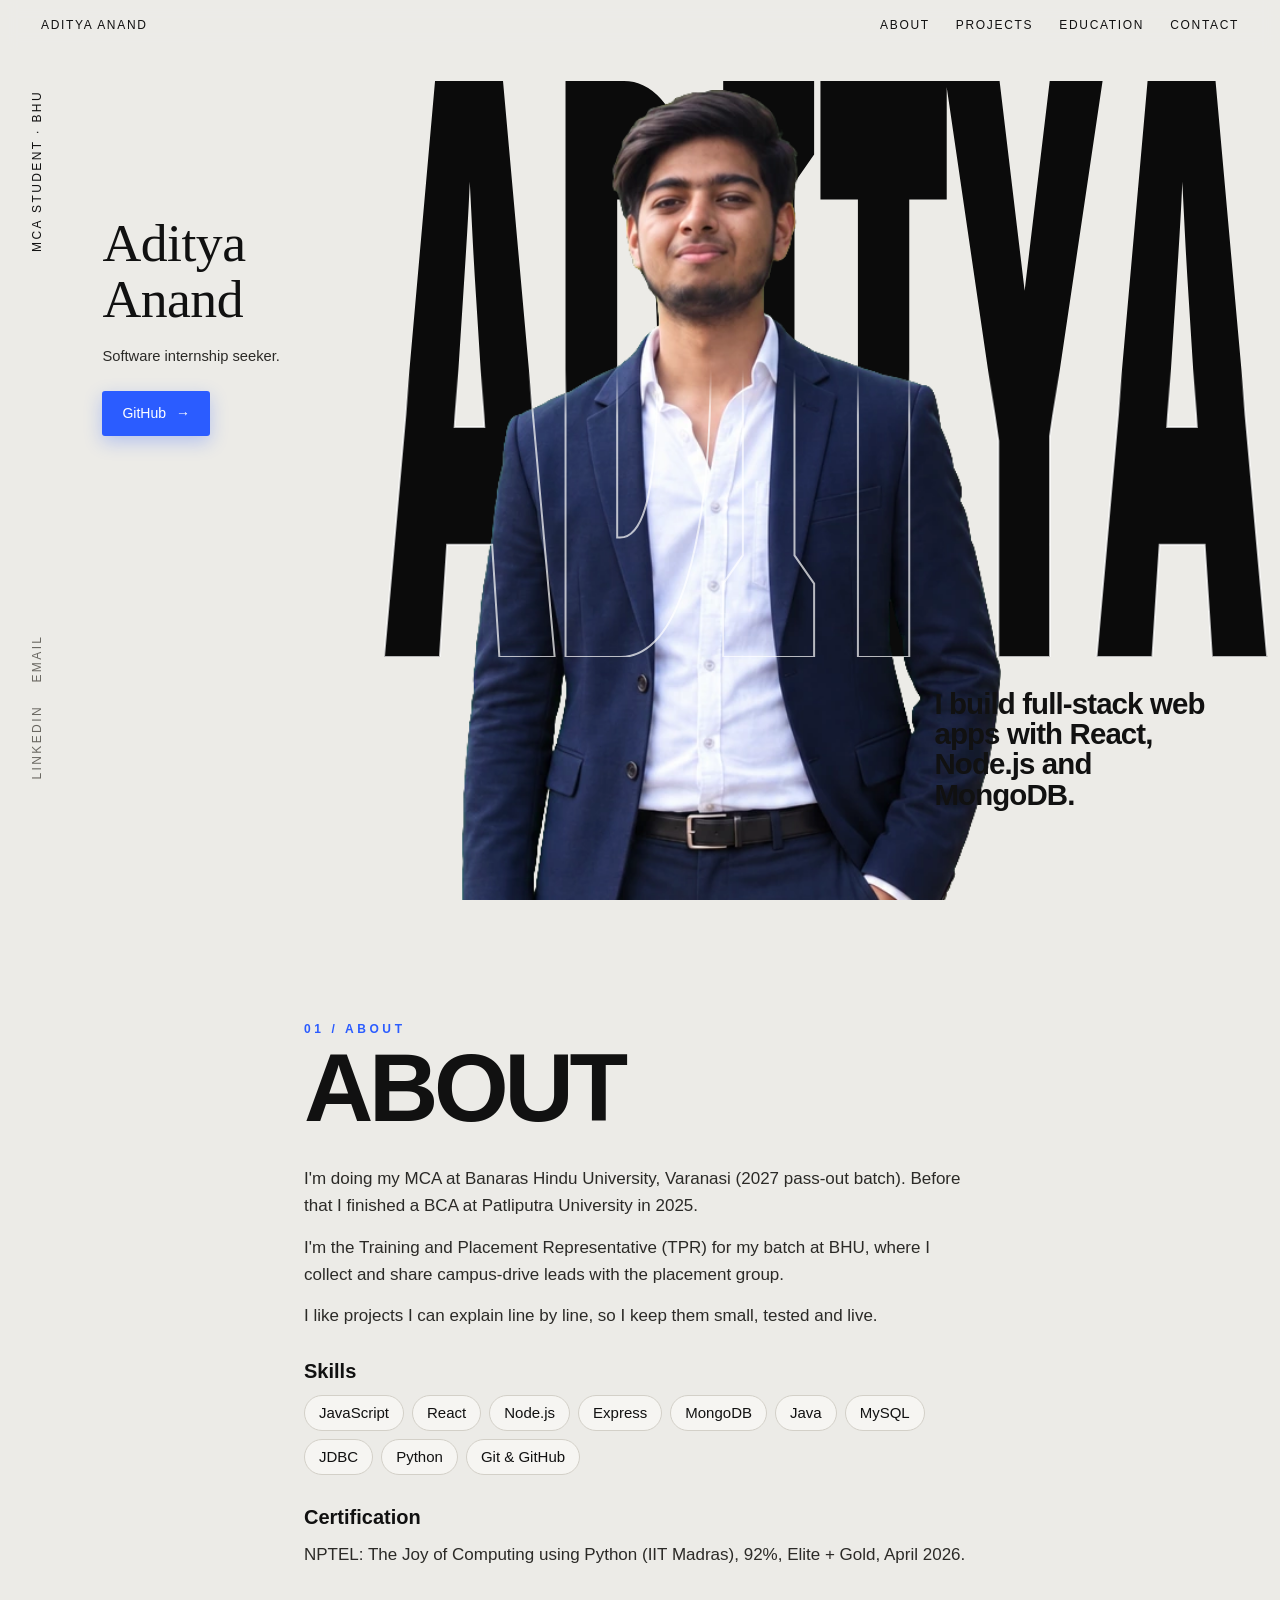
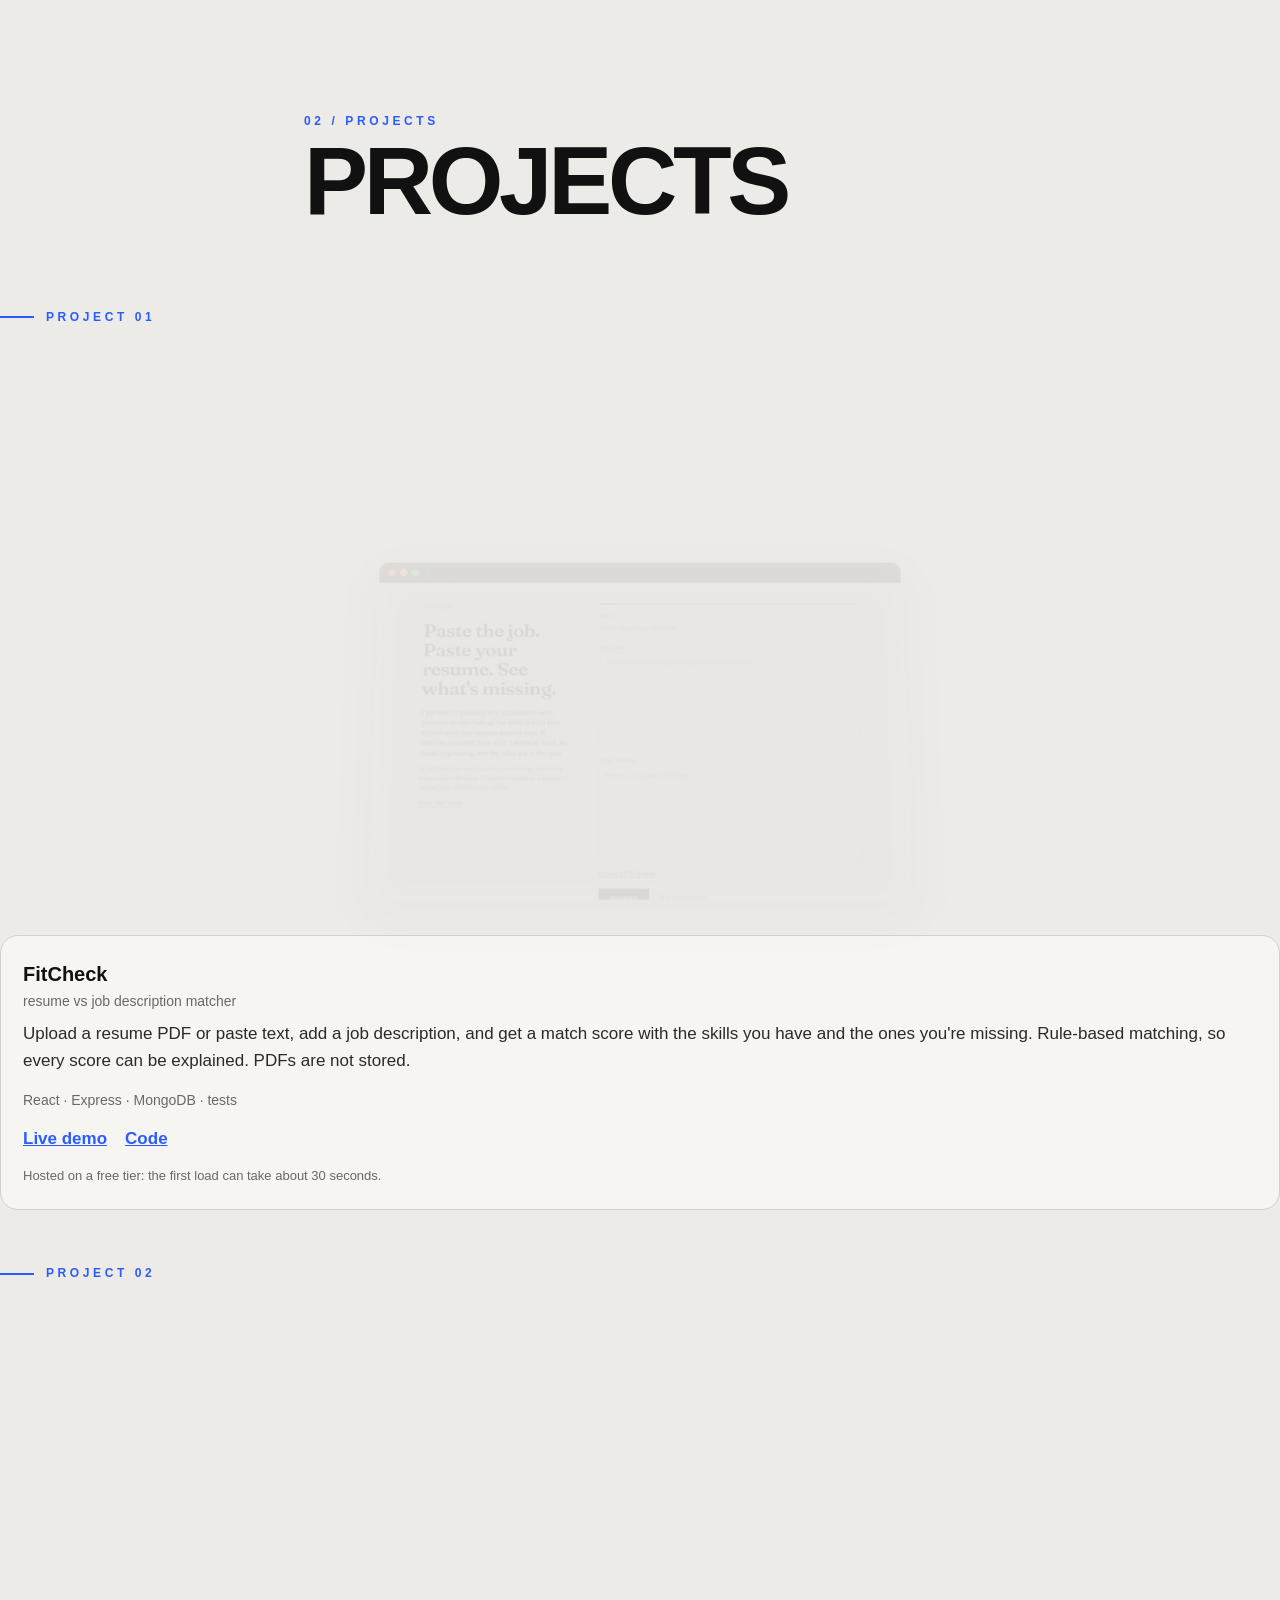
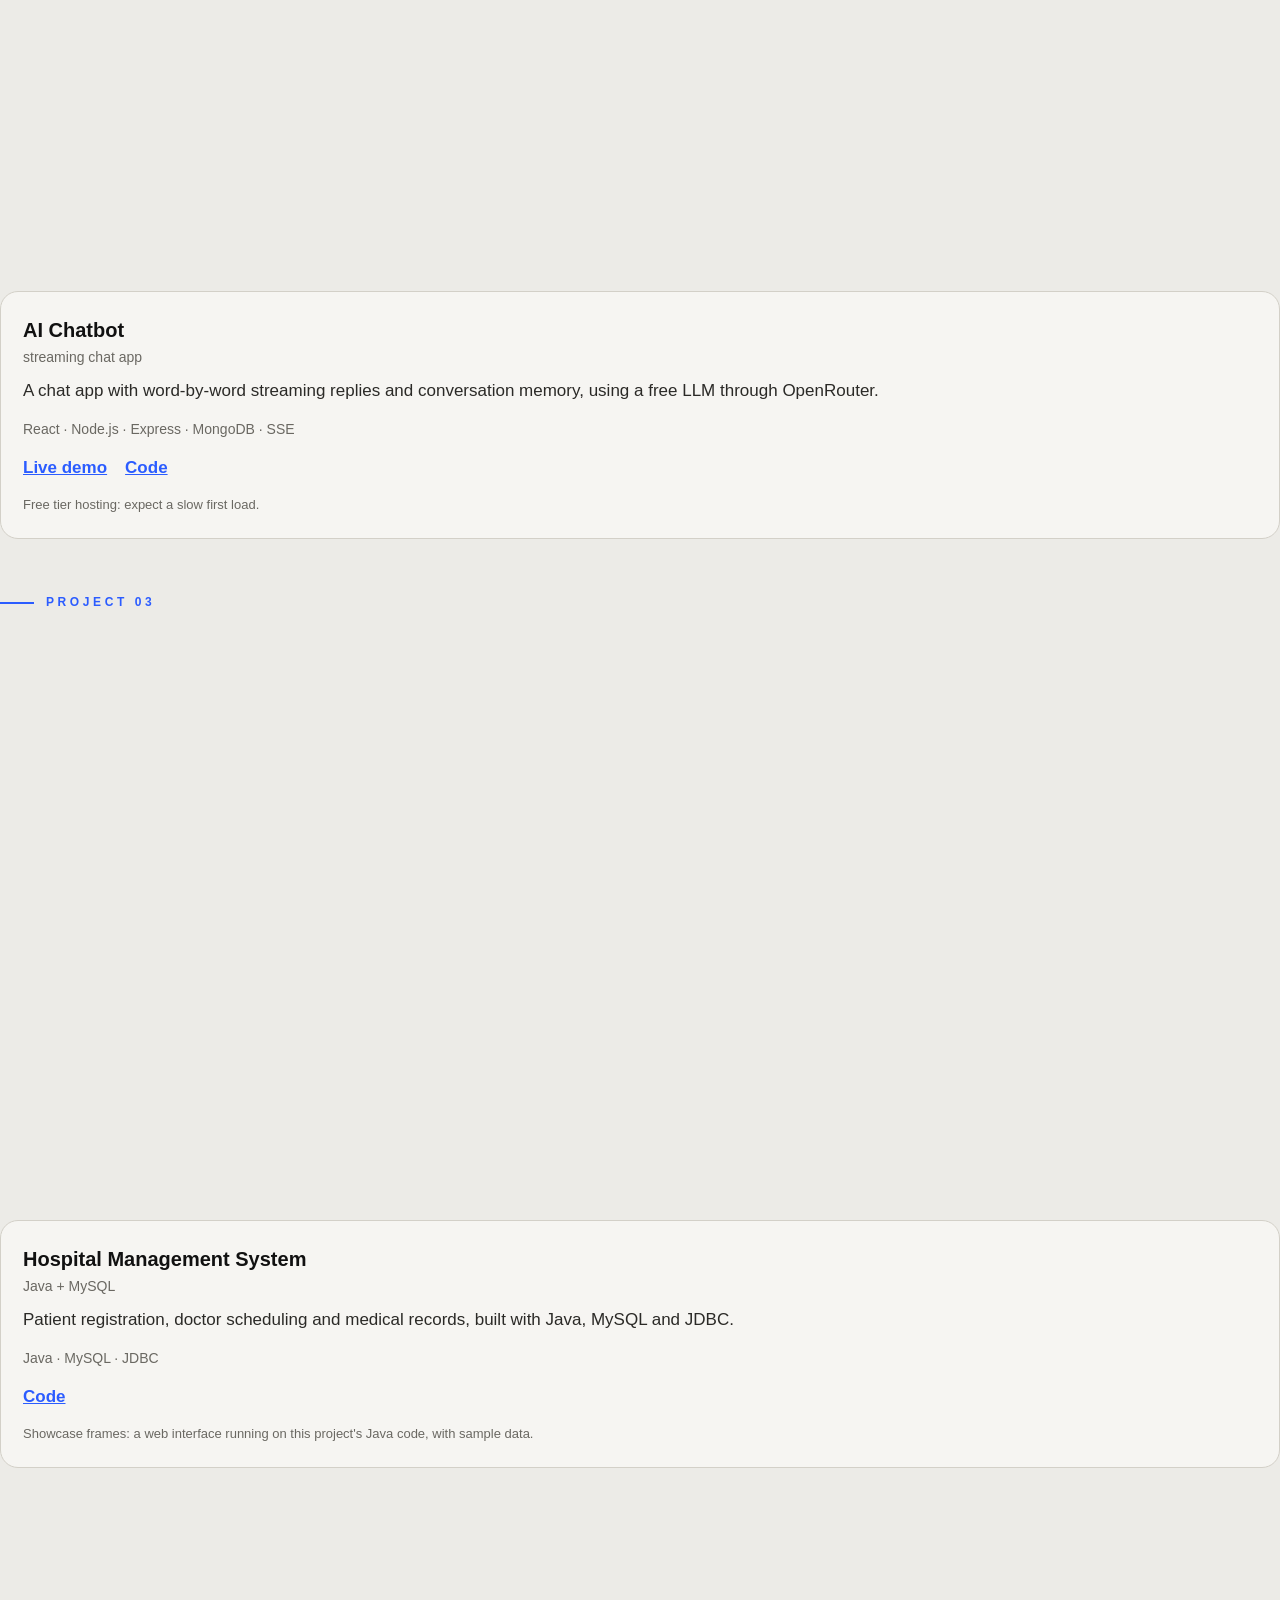
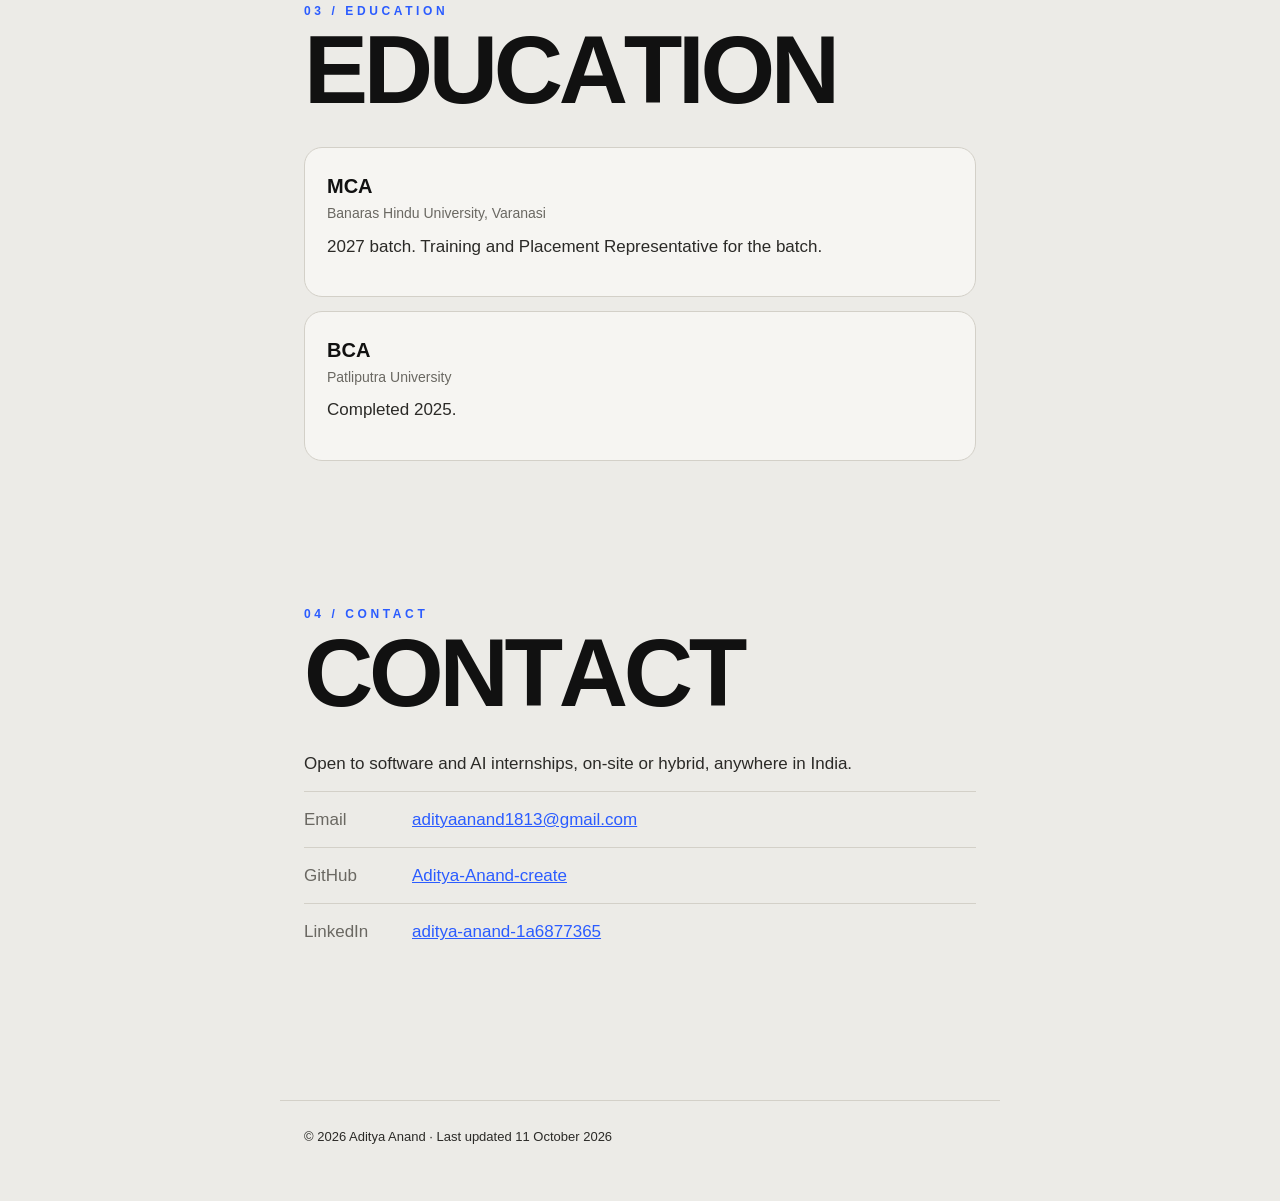
<file: index.html>
<!doctype html>
<html lang="en">
<head>
<meta charset="utf-8">
<meta name="viewport" content="width=device-width,initial-scale=1">
<title>Aditya Anand | MCA Student, BHU</title>
<meta name="description" content="Aditya Anand - MCA student at Banaras Hindu University (2027 batch). Full-stack projects in React, Node.js and MongoDB, and Java with MySQL.">
<meta name="theme-color" content="#ecebe7">
<link rel="icon" href="favicon.svg" type="image/svg+xml">
<link rel="canonical" href="https://aditya-anand-create.github.io/">
<meta property="og:type" content="website">
<meta property="og:title" content="Aditya Anand | MCA Student, BHU">
<meta property="og:description" content="MCA student at Banaras Hindu University (2027 batch). Full-stack projects in React, Node.js and MongoDB, and Java with MySQL. Looking for a software internship.">
<meta property="og:url" content="https://aditya-anand-create.github.io/">
<meta property="og:image" content="https://aditya-anand-create.github.io/og.png">
<meta name="twitter:card" content="summary_large_image">
<meta name="twitter:title" content="Aditya Anand | MCA Student, BHU">
<meta name="twitter:image" content="https://aditya-anand-create.github.io/og.png">
<link rel="stylesheet" href="style.css">
</head>
<body>
<a class="skip" href="#about">Skip to content</a>
<main>
  <section id="home" class="panel" aria-label="Home">
    <div class="stage" id="stage">
      <header class="topbar"><a class="mark" href="#home">Aditya Anand</a><nav class="tl" aria-label="Sections"><a href="#about">About</a><a href="#projects">Projects</a><a href="#education">Education</a><a href="#contact">Contact</a></nav></header>
      <div class="rail"><span class="rl">MCA student &middot; BHU</span><span class="rn"><a href="https://www.linkedin.com/in/aditya-anand-1a6877365" target="_blank" rel="noopener">LinkedIn</a><a href="mailto:adityaanand1813@gmail.com">Email</a></span></div>
      <svg class="word back" viewBox="0 0 2924 714" preserveAspectRatio="none" aria-hidden="true"><path d="M382 714 358 575H209L185 714H0L169 0H394L565 714ZM305 269Q298 229 293 192Q288 155 284 125Q281 153 275 190Q269 227 262 267L234 429H332ZM1082 342Q1082 520 1003.5 617Q925 714 782 714H601V0H794Q932 0 1007 88Q1082 176 1082 342ZM905 349Q905 240 876.5 193.5Q848 147 791 147H772V566H781Q846 566 875.5 513.5Q905 461 905 349ZM1424 714H1123V623L1188 588V126L1123 91V0H1424V91L1359 126V588L1424 623ZM1739 714H1569V147H1445V0H1863V147H1739ZM2121 260 2204 0H2379L2205 440V714H2034V446L1860 0H2038ZM2741 714 2717 575H2568L2544 714H2359L2528 0H2753L2924 714ZM2664 269Q2657 229 2652 192Q2647 155 2643 125Q2640 153 2634 190Q2628 227 2621 267L2593 429H2691Z"/></svg>
      <div class="portrait"><img src="portrait.webp" alt="Aditya Anand" width="467" height="700"></div>
      <svg class="word front" viewBox="0 0 2924 714" preserveAspectRatio="none" aria-hidden="true"><path d="M382 714 358 575H209L185 714H0L169 0H394L565 714ZM305 269Q298 229 293 192Q288 155 284 125Q281 153 275 190Q269 227 262 267L234 429H332ZM1082 342Q1082 520 1003.5 617Q925 714 782 714H601V0H794Q932 0 1007 88Q1082 176 1082 342ZM905 349Q905 240 876.5 193.5Q848 147 791 147H772V566H781Q846 566 875.5 513.5Q905 461 905 349ZM1424 714H1123V623L1188 588V126L1123 91V0H1424V91L1359 126V588L1424 623ZM1739 714H1569V147H1445V0H1863V147H1739ZM2121 260 2204 0H2379L2205 440V714H2034V446L1860 0H2038ZM2741 714 2717 575H2568L2544 714H2359L2528 0H2753L2924 714ZM2664 269Q2657 229 2652 192Q2647 155 2643 125Q2640 153 2634 190Q2628 227 2621 267L2593 429H2691Z"/></svg>
      <div class="intro">
        <h1>Aditya<br>Anand</h1>
        <p class="lead">Software internship seeker.</p>
        <a class="cta" href="https://github.com/Aditya-Anand-create" target="_blank" rel="noopener">GitHub <span aria-hidden="true">&rarr;</span></a>
      </div>
      <p class="phrase">I build full-stack web apps with React, Node.js and MongoDB.</p>
    </div>
  </section>

  <section id="about" class="panel" aria-label="About">
    <p class="num">01 / ABOUT</p>
    <h2>About</h2>
    <p>I'm doing my MCA at Banaras Hindu University, Varanasi (2027 pass-out batch). Before that I finished a BCA at Patliputra University in 2025.</p>
    <p>I'm the Training and Placement Representative (TPR) for my batch at BHU, where I collect and share campus-drive leads with the placement group.</p>
    <p>I like projects I can explain line by line, so I keep them small, tested and live.</p>
    <h3>Skills</h3>
    <ul class="chips">
      <li>JavaScript</li><li>React</li><li>Node.js</li><li>Express</li><li>MongoDB</li><li>Java</li><li>MySQL</li><li>JDBC</li><li>Python</li><li>Git &amp; GitHub</li>
    </ul>
    <h3>Certification</h3>
    <p>NPTEL: The Joy of Computing using Python (IIT Madras), 92%, Elite + Gold, April 2026.</p>
  </section>

  <section id="projects" class="panel" aria-label="Projects">
    <p class="num">02 / PROJECTS</p>
    <h2>Projects</h2>
  </section>
  <section id="fitcheck" class="panel projsec" aria-label="Project 01">
    <p class="num">PROJECT 01</p>
    <div class="show" data-p="fc"><div class="screen"><img class="ph" src="g07.webp" alt="FitCheck screenshot" width="1000" height="640"><canvas width="1000" height="640" aria-hidden="true"></canvas></div></div>
    <article>      <h3>FitCheck <span>resume vs job description matcher</span></h3>
      <p>Upload a resume PDF or paste text, add a job description, and get a match score with the skills you have and the ones you're missing. Rule-based matching, so every score can be explained. PDFs are not stored.</p>
      <p class="stack">React · Express · MongoDB · tests</p>
      <p class="links"><a href="https://fitcheck-pequ.onrender.com" target="_blank" rel="noopener">Live demo</a><a href="https://github.com/Aditya-Anand-create/fitcheck" target="_blank" rel="noopener">Code</a></p>
      <p class="note">Hosted on a free tier: the first load can take about 30 seconds.</p>
    </article>
  </section>
  <section id="chatbot" class="panel projsec" aria-label="Project 02">
    <p class="num">PROJECT 02</p>
    <div class="show" data-p="cb"><div class="screen"><img class="ph" src="c07.webp" alt="AI Chatbot screenshot" width="1000" height="640"><canvas width="1000" height="640" aria-hidden="true"></canvas></div></div>
    <article>      <h3>AI Chatbot <span>streaming chat app</span></h3>
      <p>A chat app with word-by-word streaming replies and conversation memory, using a free LLM through OpenRouter.</p>
      <p class="stack">React · Node.js · Express · MongoDB · SSE</p>
      <p class="links"><a href="https://ai-chatbot-h0st.onrender.com" target="_blank" rel="noopener">Live demo</a><a href="https://github.com/Aditya-Anand-create/ai-chatbot" target="_blank" rel="noopener">Code</a></p>
      <p class="note">Free tier hosting: expect a slow first load.</p>
    </article>
  </section>
  <section id="hms" class="panel projsec" aria-label="Project 03">
    <p class="num">PROJECT 03</p>
    <div class="show" data-p="hm"><div class="screen"><img class="ph" src="h11.webp" alt="Hospital Management System web interface" width="1000" height="640"><canvas width="1000" height="640" aria-hidden="true"></canvas></div></div>
    <article>      <h3>Hospital Management System <span>Java + MySQL</span></h3>
      <p>Patient registration, doctor scheduling and medical records, built with Java, MySQL and JDBC.</p>
      <p class="stack">Java · MySQL · JDBC</p>
      <p class="links"><a href="https://github.com/Aditya-Anand-create/hospital-management-system" target="_blank" rel="noopener">Code</a></p>
    
      <p class="note">Showcase frames: a web interface running on this project's Java code, with sample data.</p>
    </article>
  </section>


  <section id="education" class="panel" aria-label="Education">
    <p class="num">03 / EDUCATION</p>
    <h2>Education</h2>
    <article>
      <h3>MCA <span>Banaras Hindu University, Varanasi</span></h3>
      <p>2027 batch. Training and Placement Representative for the batch.</p>
    </article>
    <article>
      <h3>BCA <span>Patliputra University</span></h3>
      <p>Completed 2025.</p>
    </article>
  </section>

  <section id="contact" class="panel" aria-label="Contact">
    <p class="num">04 / CONTACT</p>
    <h2>Contact</h2>
    <p>Open to software and AI internships, on-site or hybrid, anywhere in India.</p>
    <ul class="contact">
      <li><span>Email</span><a href="mailto:adityaanand1813@gmail.com">adityaanand1813@gmail.com</a></li>
      <li><span>GitHub</span><a href="https://github.com/Aditya-Anand-create" target="_blank" rel="noopener">Aditya-Anand-create</a></li>
      <li><span>LinkedIn</span><a href="https://www.linkedin.com/in/aditya-anand-1a6877365" target="_blank" rel="noopener">aditya-anand-1a6877365</a></li>
    </ul>
  </section>
</main>
<footer class="site-foot"><p>&copy; <span id="yr">2026</span> Aditya Anand &middot; Last updated 11 October 2026</p></footer>

<script src="app.js"></script>
</body>
</html>
</file>
<file: style.css>
:root{--bg:#ecebe7;--ink:#111;--mute:#6a6862;--line:#d3d0c8;--bar:#0c0c0c;--accent:#2b5cff}
*{box-sizing:border-box;margin:0}
body{background:var(--bg);color:var(--ink);font:17px/1.6 Roboto,'Helvetica Neue',Arial,sans-serif;min-height:100vh;overflow-x:hidden}
html{scroll-behavior:smooth}
main{max-width:none;padding:0}
.panel{display:block}
#about,#projects,#education,#contact{max-width:720px;margin:0 auto;padding:90px 24px 10px}
#contact{padding-bottom:140px}
#about,#projects,#education,#contact{scroll-margin-top:60px}
h2{font-size:clamp(46px,13vw,96px);font-weight:900;text-transform:uppercase;letter-spacing:-.045em;line-height:.9;margin-bottom:26px}
h3{font-size:20px;margin:26px 0 8px}
h3 span{display:block;font-size:14px;font-weight:400;color:var(--mute)}
p{margin-bottom:14px;color:#2b2a27}
a{color:var(--accent)}
.num{font-size:12px;letter-spacing:.3em;color:var(--accent);font-weight:700;margin:30px 0 6px}
.chips{list-style:none;display:flex;flex-wrap:wrap;gap:8px;padding:0}
.chips li{padding:5px 14px;border:1px solid var(--line);border-radius:99px;font-size:15px;background:#f6f5f2}
article{border:1px solid var(--line);border-radius:18px;padding:22px;margin-bottom:14px;background:#f6f5f2;transition:transform .3s,border-color .3s}
article:hover{transform:translateY(-3px);border-color:var(--accent)}
article h3{margin-top:0}
.stack{font-size:14px;color:var(--mute)}
.links a{margin-right:18px;font-weight:600}
.note{font-size:13px;color:var(--mute);margin:0}
.contact{list-style:none;padding:0}
.contact li{display:flex;gap:18px;padding:14px 0;border-top:1px solid var(--line);flex-wrap:wrap}
.contact span{width:90px;color:var(--mute)}
@keyframes rv{from{opacity:0;transform:translateY(24px)}to{opacity:1;transform:none}}

/* hero: layered portrait */
.stage{--px:0;--py:0;position:relative;width:100%;height:100vh;height:100svh;min-height:640px;overflow:hidden;background:var(--bg);font-family:Roboto,'Helvetica Neue',Arial,sans-serif}
.topbar{position:absolute;z-index:6;left:0;right:0;top:0;display:flex;justify-content:space-between;align-items:center;padding:26px clamp(20px,3.2vw,48px)}
.mark,.tl a{font-size:12px;letter-spacing:.14em;text-transform:uppercase;font-weight:500;color:var(--ink);text-decoration:none}
.tl{display:flex;gap:26px}
html:not(.embed) .topbar{position:fixed;background:rgba(236,235,231,.88);-webkit-backdrop-filter:blur(8px);backdrop-filter:blur(8px);padding-top:16px;padding-bottom:16px}
.tl a:hover{color:var(--accent)}
.rail{position:absolute;z-index:6;left:clamp(14px,2.2vw,32px);top:90px;bottom:120px;display:flex;flex-direction:column;justify-content:space-between;align-items:center}
.rl,.rn{writing-mode:vertical-rl;transform:rotate(180deg);font-size:12px;letter-spacing:.2em;text-transform:uppercase;color:var(--ink)}
.rn{display:flex;gap:22px}
.rn a{color:var(--mute);text-decoration:none;font-size:12px;letter-spacing:.2em;text-transform:uppercase}
.rn a:hover{color:var(--accent)}
.word{position:absolute;left:30%;width:69%;top:9%;height:64%;overflow:visible;pointer-events:none;transform:translate(calc(var(--px)*-16px),calc(var(--py)*-8px));transition:none}
.word.back{z-index:1}
.word.back path{fill:#0b0b0b}
.word.front{z-index:3;transform:translate(calc(var(--px)*-30px),calc(var(--py)*-14px))}
.word.front path{fill:none;stroke:rgba(255,255,255,.7);vector-effect:non-scaling-stroke;stroke-width:2px}
.word.front{-webkit-mask-image:linear-gradient(to bottom,transparent 50%,#000 58%);mask-image:linear-gradient(to bottom,transparent 50%,#000 58%)}
.portrait{position:absolute;z-index:2;left:36%;bottom:0;height:90%;aspect-ratio:467/700;transform:translate(calc(var(--px)*12px),calc(var(--py)*4px))}
.portrait img{display:block;height:100%;width:100%;filter:none}
.intro{position:absolute;z-index:5;left:clamp(64px,8vw,130px);top:clamp(130px,24vh,230px);width:clamp(180px,22vw,300px)}
.intro h1{font-family:Georgia,'Times New Roman',serif;font-weight:400;font-size:clamp(34px,4.2vw,64px);line-height:1.04;letter-spacing:-.01em;margin:0 0 18px;color:var(--ink)}
.intro .lead{font-size:clamp(14px,1.15vw,17px);line-height:1.45;max-width:17em;color:#2b2a27;margin-bottom:24px}
.cta{display:inline-flex;gap:10px;align-items:center;padding:11px 20px;background:var(--accent);color:#fff;font-size:14px;font-weight:500;border-radius:3px;text-decoration:none;box-shadow:0 6px 18px rgba(43,92,255,.28)}
.phrase{position:absolute;z-index:5;right:clamp(20px,4vw,64px);bottom:90px;width:23vw;font-size:clamp(20px,2.3vw,38px);line-height:1.03;font-weight:800;letter-spacing:-.03em;text-align:left;margin:0;color:var(--ink)}
.stage .portrait,.stage .word,.stage .intro,.stage .phrase,.stage .topbar,.stage .rail{animation:hin 1.1s cubic-bezier(.2,.7,.2,1) backwards}
.stage .word.back{animation-delay:.1s}.stage .portrait{animation-delay:.3s}.stage .word.front{animation-delay:.5s}.stage .intro{animation-delay:.7s}.stage .phrase{animation-delay:.9s}
@keyframes hin{from{opacity:0;translate:0 26px}to{opacity:1;translate:0 0}}

/* scroll story: project showcase */
.story{position:relative;background:var(--bg);padding:40px 20px 150px}
.story .screen{display:none}
.story .cap{margin:0 auto 56px;max-width:760px}
.story .still{display:block;width:100%;height:auto;border-radius:6px}
.story figcaption{padding-top:14px}
.story h3{font-family:Georgia,'Times New Roman',serif;font-weight:400;font-size:clamp(28px,4vw,48px);line-height:1.05;margin:0 0 10px;letter-spacing:-.01em}
.story h3 span{font-family:Roboto,Arial,sans-serif;font-size:14px;letter-spacing:0;margin-top:6px}
.story figcaption a{font-weight:600;margin-right:18px;font-size:15px}
.hint{display:none}
.story.scrolly{height:560vh;padding:0}
.story.scrolly .pin{position:sticky;top:0;height:100vh;height:100svh;display:flex;flex-direction:column;align-items:center;justify-content:center;gap:10px;padding:56px 16px 110px;overflow:hidden}
.story.scrolly .screen{display:block;position:relative;width:min(900px,94vw,calc((100svh - 260px)*1.5625));aspect-ratio:1000/640;flex:none}
.story.scrolly .screen img,.story.scrolly .screen canvas{position:absolute;inset:0;width:100%;height:100%}
.story.scrolly .screen canvas{opacity:0}.story.scrolly.live .screen canvas{opacity:1}
.story.scrolly .caps{position:relative;width:min(760px,94vw);height:110px;flex:none}
.story.scrolly .cap{position:absolute;inset:0;margin:0;max-width:none;opacity:0;transform:translateY(10px);transition:opacity .4s,transform .4s;pointer-events:none;text-align:center}
.story.scrolly .cap.on{opacity:1;transform:none;pointer-events:auto}
.story.scrolly .still{display:none}
.story.scrolly figcaption{padding:0}
.story.scrolly .hint{display:block;position:absolute;left:50%;bottom:116px;transform:translateX(-50%);font-size:11px;letter-spacing:.3em;text-transform:uppercase;color:var(--mute);margin:0;opacity:.0}

@media (max-width:760px){
  .stage{min-height:700px}
  html:not(.embed) .stage{height:max(100svh,700px)}
  .topbar{padding:18px 16px}
  .mark{display:none}
  .tl{width:100%;justify-content:space-between;gap:0}
  .mark,.tl a{font-size:11px;letter-spacing:.1em}
  .rail{display:none}
  .word{left:3%;width:94%;top:35%;height:19%}
  .word.front{display:none}
  .portrait{left:auto;right:5%;height:46%}
  .intro{left:20px;top:80px;width:62%}
  .intro h1{font-size:44px;margin-bottom:12px}
  .intro .lead{font-size:15px;margin-bottom:16px}
  .cta{padding:10px 18px;font-size:14px}
  .phrase{left:20px;right:auto;bottom:auto;top:58%;width:32%;font-size:16px;line-height:1.08}
}
@media (prefers-reduced-motion:reduce){.stage *{animation:none!important}html{scroll-behavior:auto}}

/* embedded in the Files viewer: viewport units are unreliable, use fixed heights */
html.embed .stage{height:700px;min-height:0}
@media (max-width:760px){html.embed .stage{height:740px}}
.story.flow{height:auto;padding:30px 16px 150px;display:flex;flex-direction:column;align-items:center}
.story.flow .pin{display:flex;flex-direction:column;align-items:center;gap:12px;width:100%}
.story.flow .screen{display:block;position:relative;width:min(900px,94vw);aspect-ratio:1000/640}
.story.flow .screen img,.story.flow .screen canvas{position:absolute;inset:0;width:100%;height:100%}
.story.flow .screen canvas{opacity:0}.story.flow.live .screen canvas{opacity:1}
.story.flow .caps{position:relative;width:min(760px,94vw);height:110px}
.story.flow .cap{position:absolute;inset:0;margin:0;max-width:none;opacity:0;transition:opacity .4s;pointer-events:none;text-align:center}
.story.flow .cap.on{opacity:1;pointer-events:auto}
.story.flow .still{display:none}.story.flow figcaption{padding:0}
.story.live .screen .ph{visibility:hidden}

/* reveal animations */
html.rvon .rv{opacity:0;transform:translateY(46px);transition:opacity .9s cubic-bezier(.2,.7,.2,1) var(--d,0s),transform .9s cubic-bezier(.2,.7,.2,1) var(--d,0s),filter .9s ease var(--d,0s)}
html.rvon .rv.in{opacity:1;transform:none}
html.rvon .rv-h{transform:translateY(70px) skewY(3deg);transform-origin:0 100%;filter:blur(6px)}
html.rvon .rv-h.in{filter:none}
html.rvon .rv-card{transform:translateY(60px) scale(.965)}
html.rvon .rv-pop{transform:scale(.6) translateY(14px)}
html.rvon .rv-left{transform:translateX(-36px)}
html.rvon .rv-screen{transform:translateY(80px) scale(.9);filter:blur(5px)}
html.rvon .rv-screen.in{filter:none}
.story .screen{transition:box-shadow .6s}
@keyframes bob{0%,100%{translate:0 0}50%{translate:0 -6px}}
.story.flow.live .screen canvas{animation:bob 5s ease-in-out infinite}
@media (prefers-reduced-motion:reduce){.story.flow.live .screen canvas{animation:none}}

.story small{display:block;margin-top:6px;font-size:12px;color:var(--mute)}

/* project sections */
.projsec{padding-top:10px}
.show{position:relative;width:min(900px,100%);margin:6px auto 26px;perspective:1400px}
.show .screen{position:relative;display:block;aspect-ratio:1000/640;transform-origin:50% 100%;
  transform:rotateX(calc((1 - var(--r,1)) * 10deg)) translateY(calc((1 - var(--r,1)) * 40px)) scale(calc(.88 + var(--r,1) * .12));
  opacity:calc(.35 + var(--r,1) * .65);transition:transform .25s linear,opacity .25s linear}
.show .screen img,.show .screen canvas{position:absolute;inset:0;width:100%;height:100%;border-radius:6px}
.show canvas{opacity:0}.show.live canvas{opacity:1}.show.live .ph{visibility:hidden}
.projsec article{transition:transform .25s linear,opacity .25s linear;transform:translateY(calc((1 - var(--r,1)) * 24px))}
.projsec article:hover{transform:translateY(-3px)}
.projsec .num::before{content:"";display:inline-block;width:34px;height:2px;background:var(--accent);vertical-align:middle;margin-right:12px}

/* more reveal styles */
html.rvon .rv-line{transform:translateX(-24px)}
html.rvon .rv-up{transform:translateY(36px);transition-duration:1s}
html.rvon .rv-h{opacity:1;transform:none;filter:none}
html.rvon .panel h2{overflow:hidden;padding-bottom:.08em}
html.rvon .panel h2 .ch{display:inline-block;transform:translateY(115%) rotate(6deg);transition:transform .8s cubic-bezier(.2,.8,.2,1) calc(var(--i) * .045s)}
html.rvon .panel h2.in .ch{transform:none}

/* hero depth on scroll (driven by the share of the hero still on screen) */
html.rvon .stage .portrait{translate:0 calc(var(--h,0) * -46px)}
html.rvon .stage .word.back{translate:0 calc(var(--h,0) * 90px)}
html.rvon .stage .word.front{translate:0 calc(var(--h,0) * 90px)}
html.rvon .stage .intro{translate:0 calc(var(--h,0) * -26px)}
html.rvon .stage .phrase{translate:0 calc(var(--h,0) * -12px)}
@keyframes wordIn{from{opacity:0;transform:translateY(60px) scaleY(.96)}to{opacity:1;transform:none}}
@keyframes portIn{from{opacity:0;transform:translateY(40px)}to{opacity:1;transform:none}}
html.rvon .stage .word.back{animation:wordIn 1.2s cubic-bezier(.2,.8,.2,1) backwards}
html.rvon .stage .portrait{animation:portIn 1.1s .25s cubic-bezier(.2,.8,.2,1) backwards}
@media (prefers-reduced-motion:reduce){.show .screen{transform:none;opacity:1}.projsec article{transform:none}}

/* skip link, focus, footer, 404 */
.skip{position:absolute;left:12px;top:-60px;z-index:100;background:#111;color:#fff;padding:10px 14px;border-radius:8px;font-weight:600;text-decoration:none}
.skip:focus{top:12px}
a:focus-visible,button:focus-visible{outline:3px solid var(--accent);outline-offset:3px;border-radius:4px}
.site-foot{max-width:720px;margin:0 auto;padding:26px 24px 40px;border-top:1px solid var(--line);color:var(--mute);font-size:13px}
.nf{max-width:720px;margin:0 auto;padding:120px 24px;min-height:100vh}
.nf .cta{display:inline-block;margin-top:10px;background:var(--accent);color:#fff;padding:12px 18px;border-radius:6px;text-decoration:none;font-weight:600}
</file>
